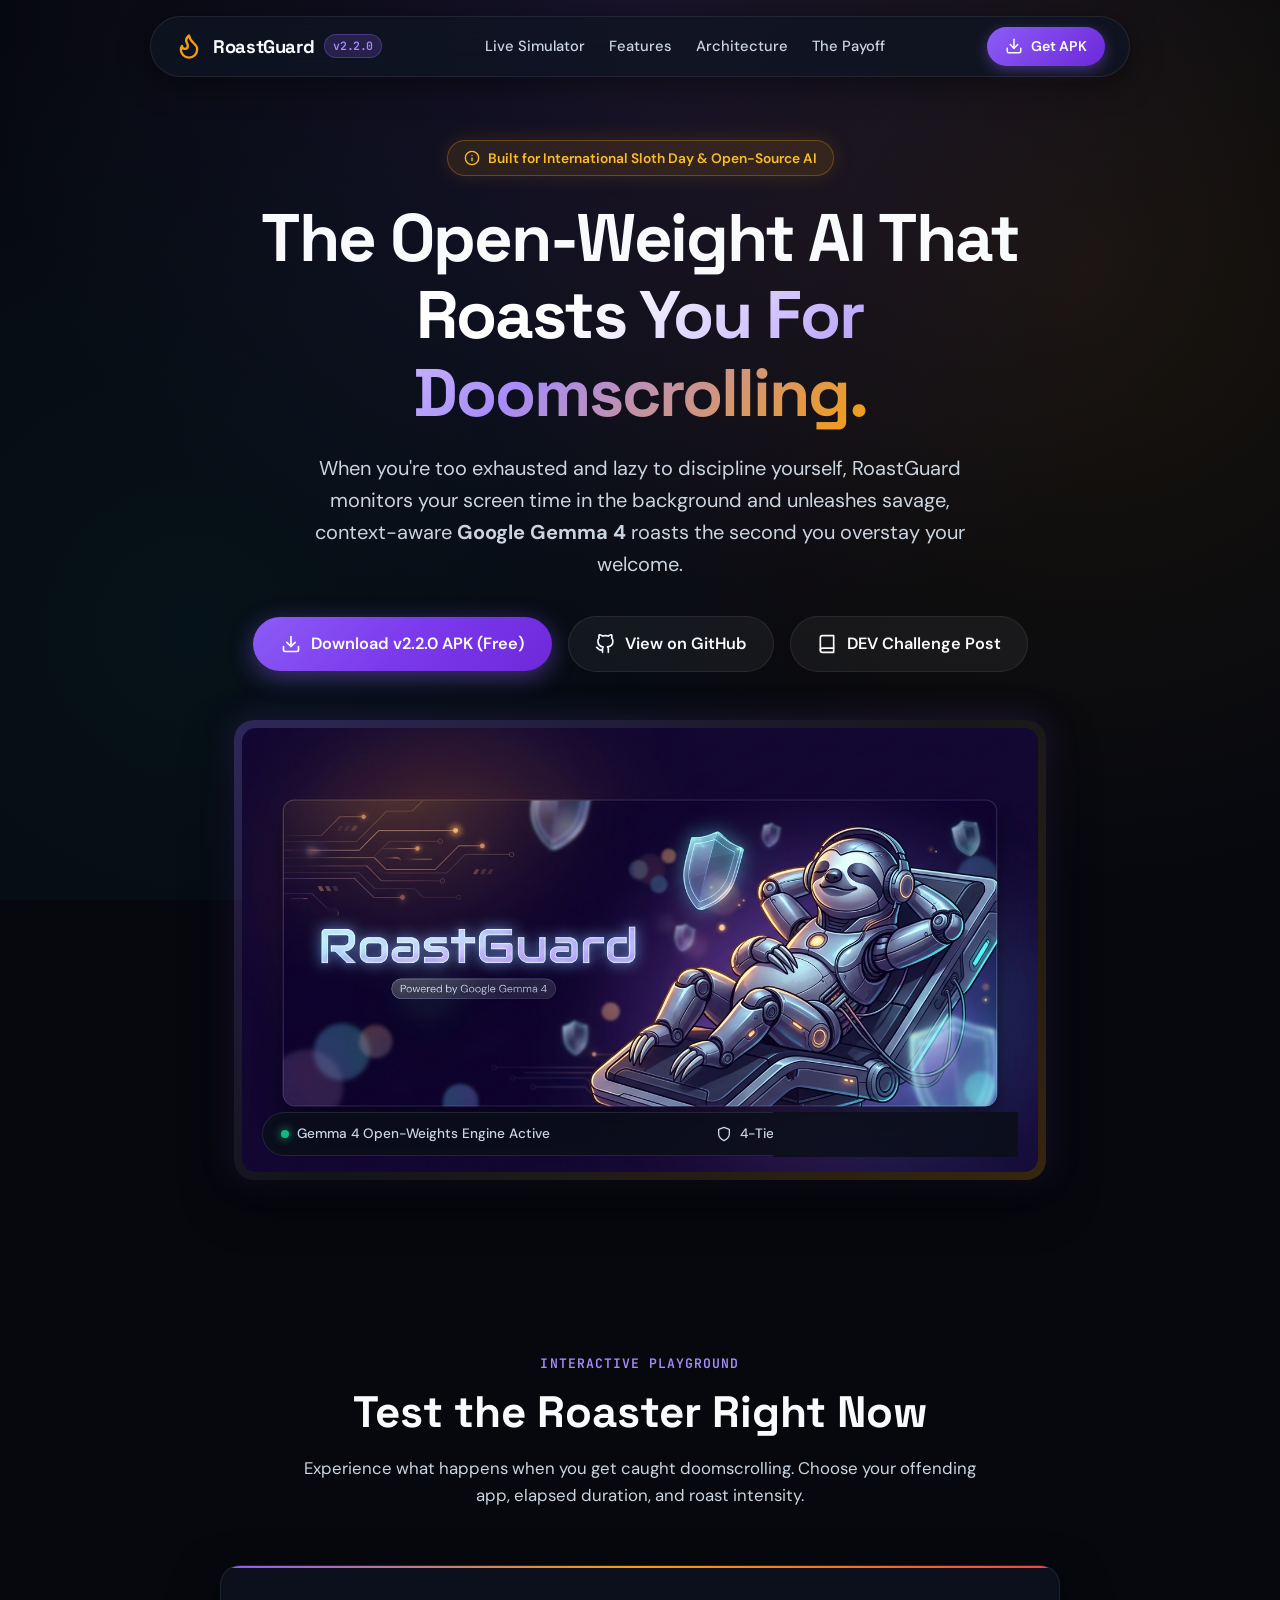
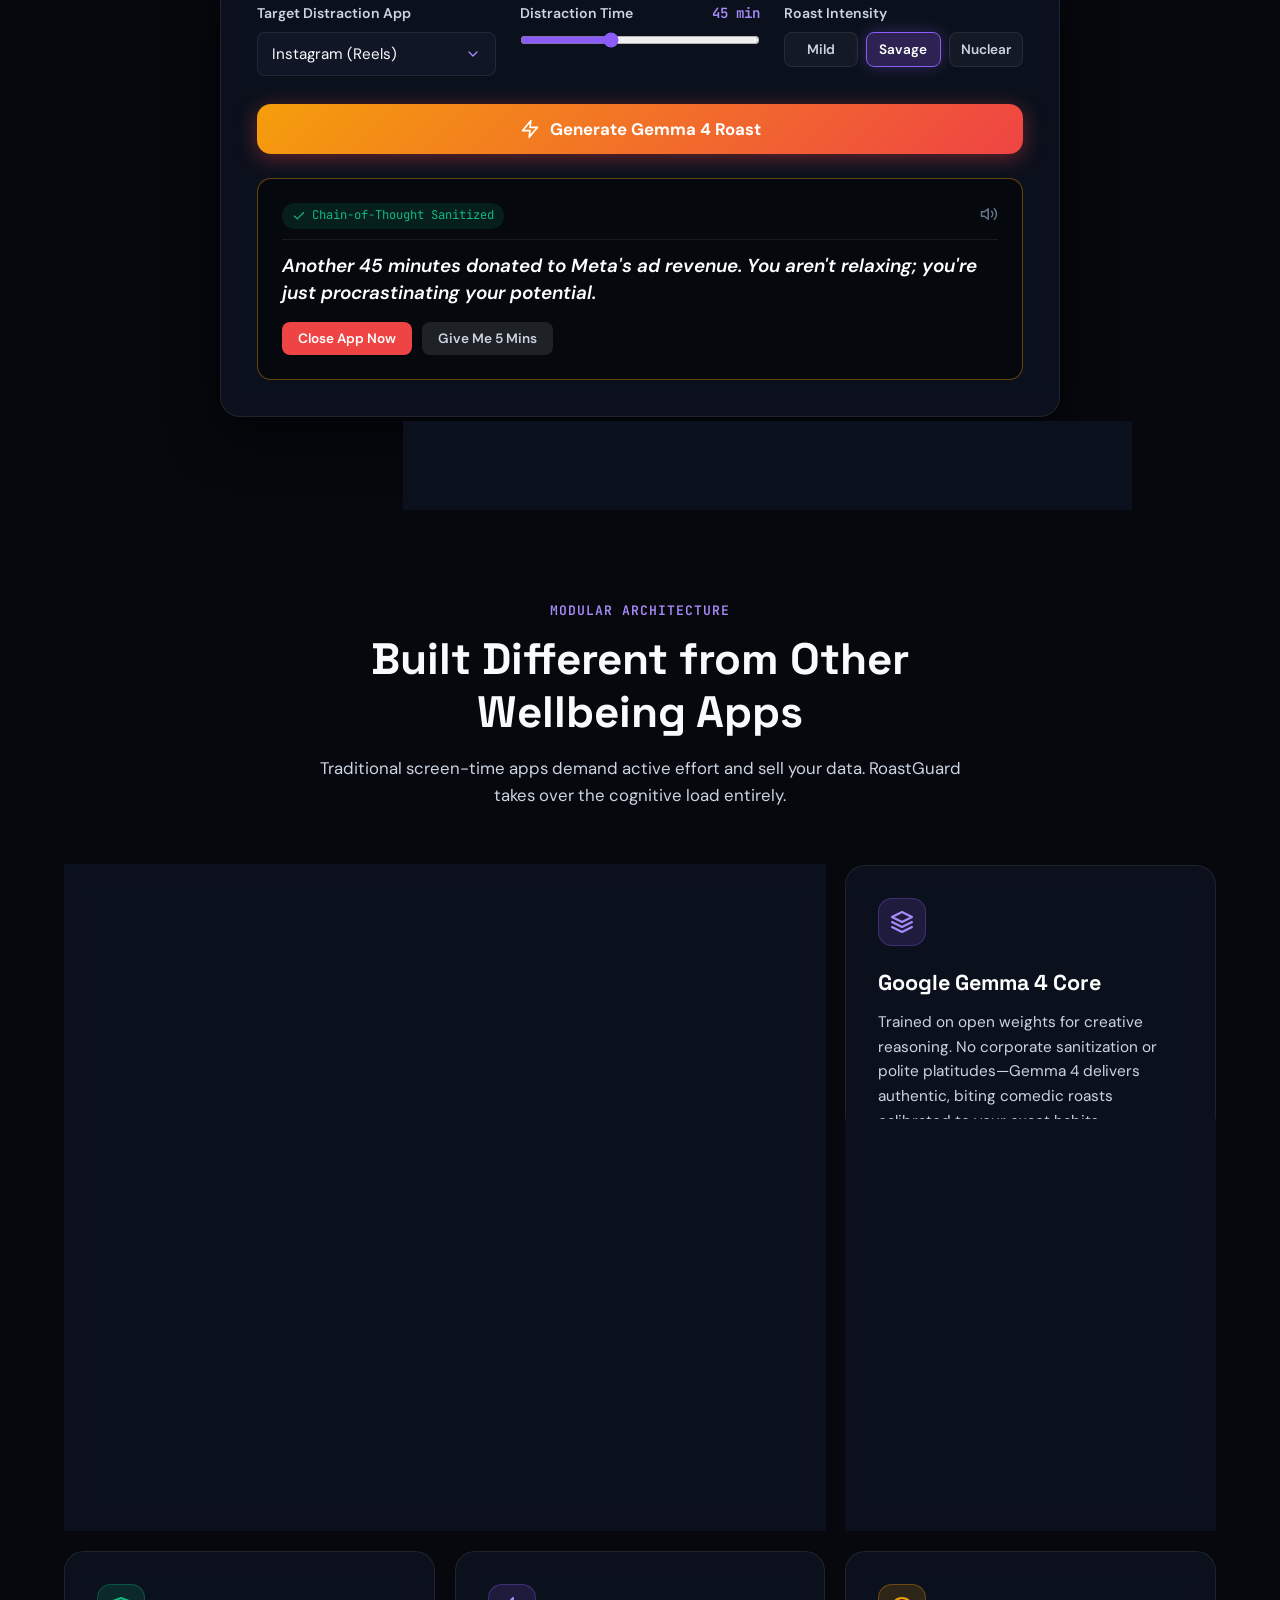
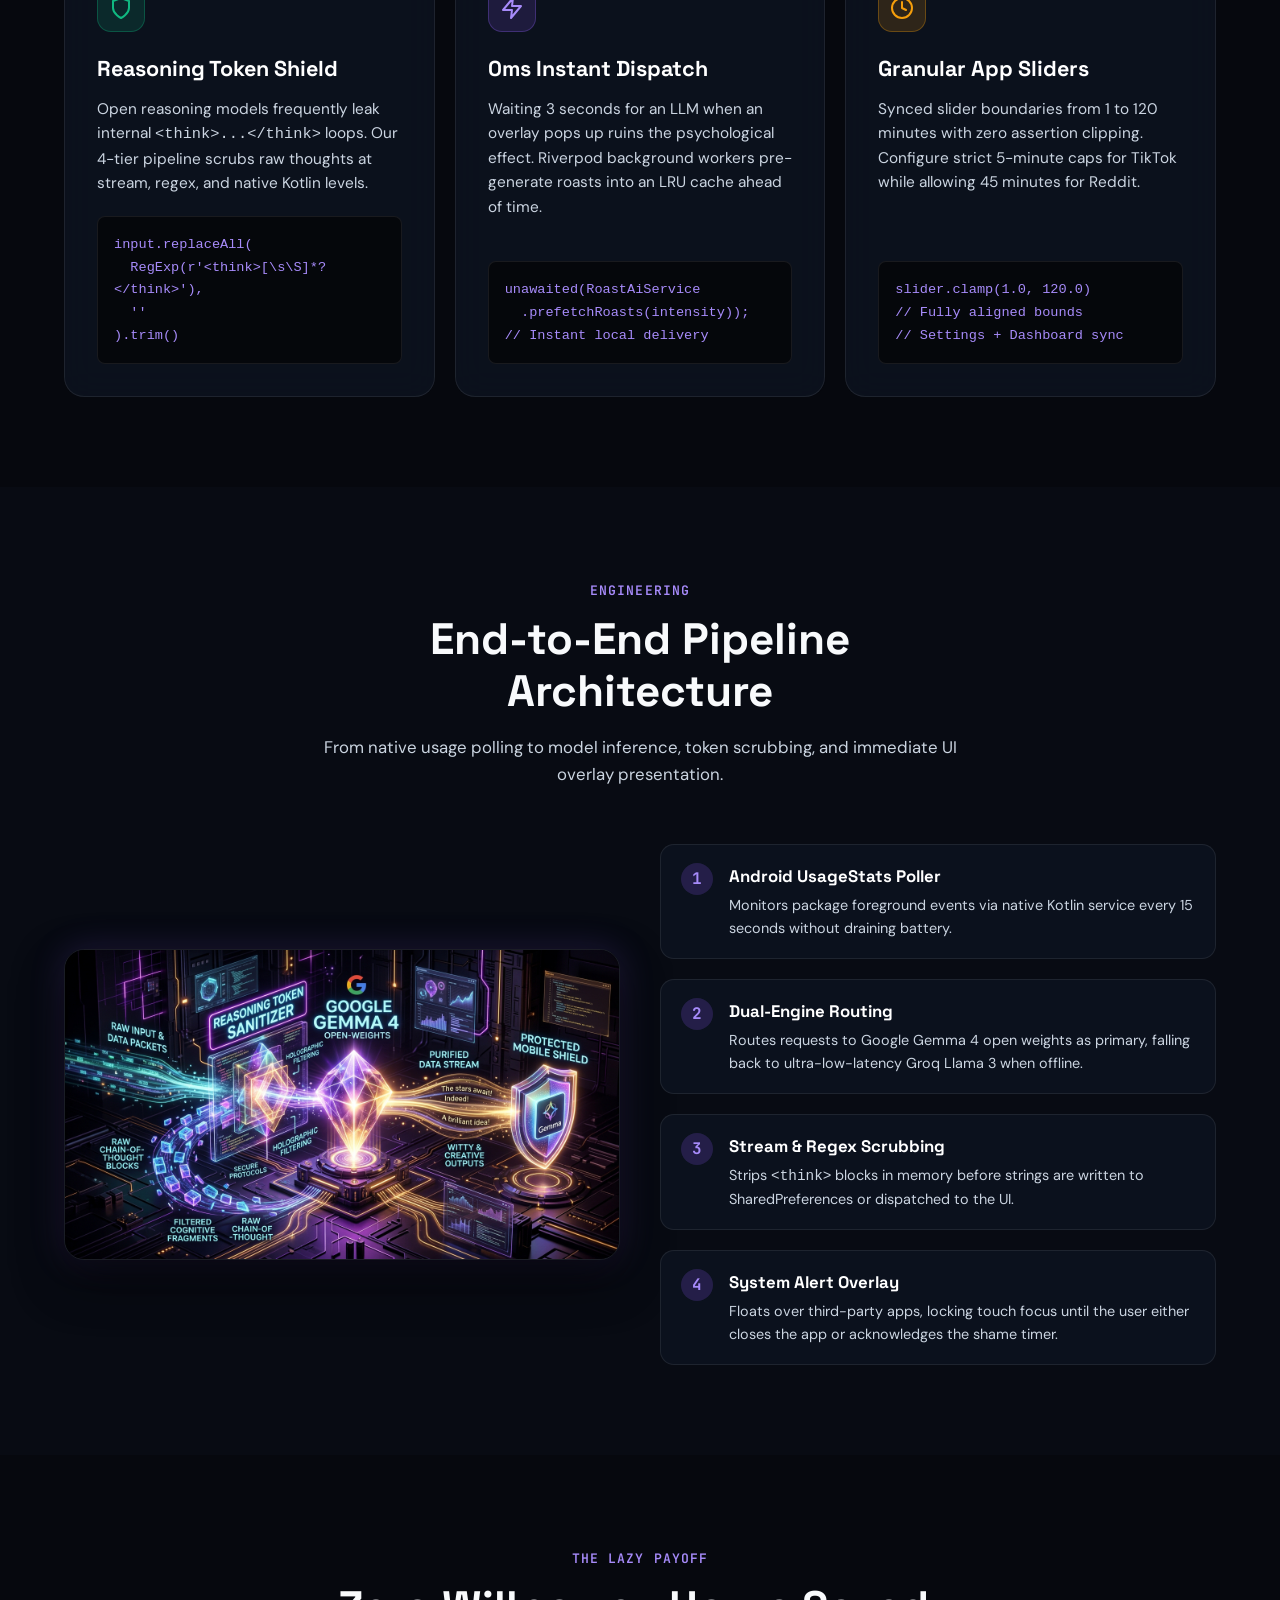
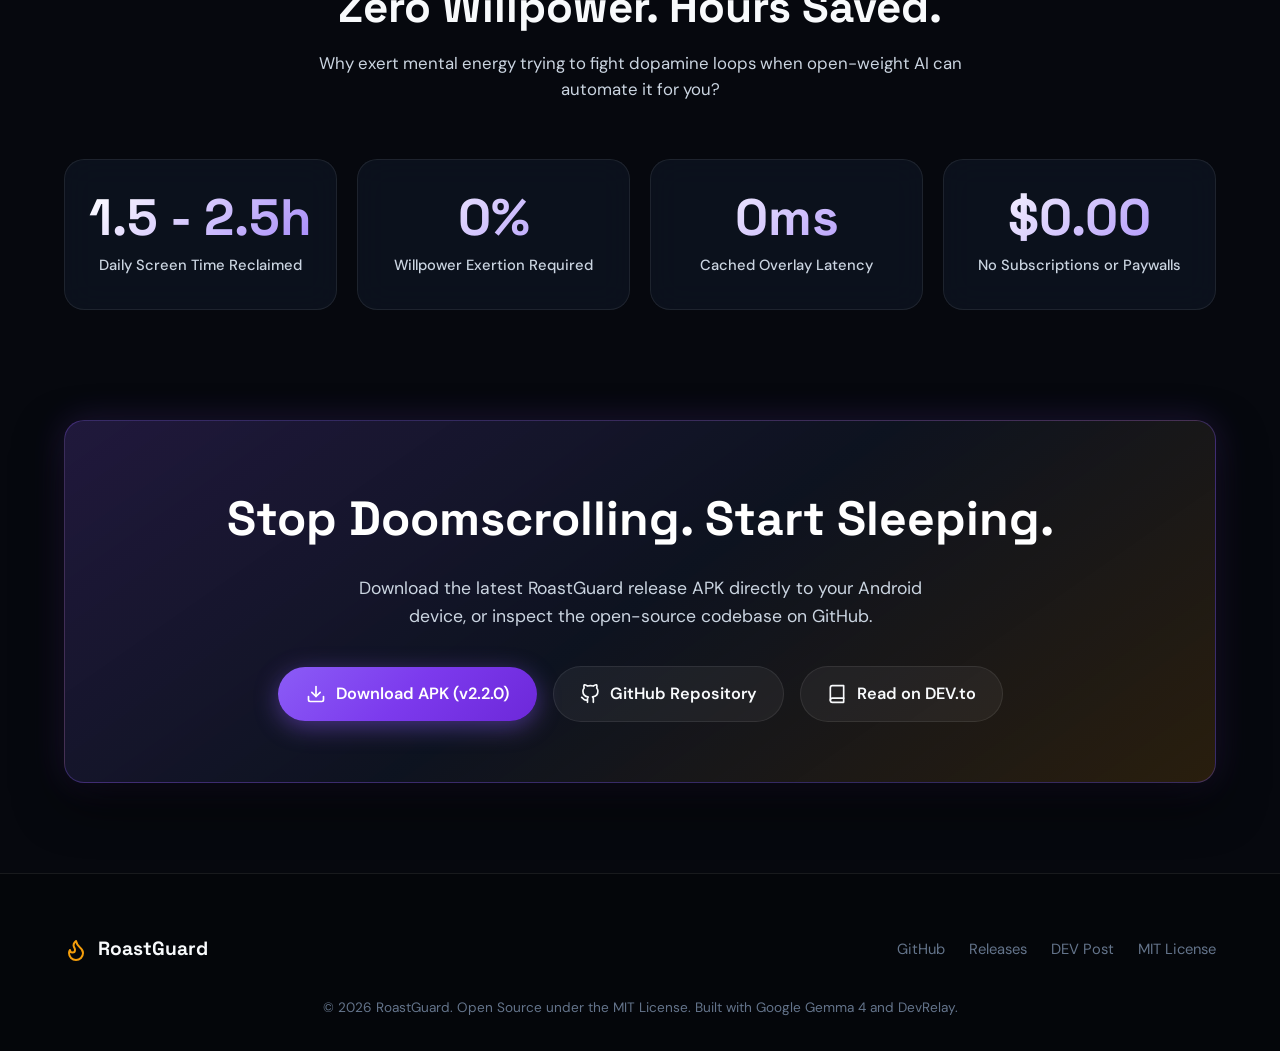
<file: website/index.html>
<!DOCTYPE html>
<html lang="en">
<head>
  <meta charset="UTF-8">
  <meta name="viewport" content="width=device-width, initial-scale=1.0">
  <title>RoastGuard v2.2.0 — The Open-Weight AI That Roasts You For Doomscrolling</title>
  <meta name="description" content="Automate your digital self-discipline with Google Gemma 4. When you're too lazy to stop scrolling, RoastGuard intercepts your screen with savage context-aware roasts.">
  <meta name="keywords" content="RoastGuard, Doom Roast, Google Gemma 4, Open-Weight AI, Digital Wellbeing, Screen Time, Anti Doomscrolling, Flutter, Android Overlay">
  
  <!-- OpenGraph -->
  <meta property="og:title" content="RoastGuard v2.2.0 — Open-Weight AI Anti-Doomscrolling Shield">
  <meta property="og:description" content="Automating self-discipline with Google Gemma 4 when you're too lazy to stop doomscrolling.">
  <meta property="og:image" content="assets/images/roastguard_cover_banner.jpg">
  <meta property="og:type" content="website">

  <!-- Favicon -->
  <link rel="icon" type="image/svg+xml" href="data:image/svg+xml,<svg xmlns='http://www.w3.org/2000/svg' viewBox='0 0 24 24' fill='%23F59E0B'><path d='M12 2c1.1 0 2 .9 2 2 0 .74-.4 1.38-1 1.72v1.43c2.72.63 4.8 2.84 5.37 5.67.14.71-.34 1.38-1.05 1.52-.71.14-1.38-.34-1.52-1.05-.41-2.02-1.89-3.6-3.8-4.05v11.76c.6-.34 1-.98 1-1.72 0-1.1-.9-2-2-2s-2 .9-2 2c0 .74.4 1.38 1 1.72V7.29C8.09 7.74 6.61 9.32 6.2 11.34c-.14.71-.81 1.19-1.52 1.05-.71-.14-1.19-.81-1.05-1.52.57-2.83 2.65-5.04 5.37-5.67V5.72C8.4 5.38 8 4.74 8 4c0-1.1.9-2 2-2h2z'/></svg>">

  <link rel="stylesheet" href="index.css">
</head>
<body>

  <!-- Floating Navigation Bar -->
  <div class="navbar-wrapper">
    <nav class="navbar" aria-label="Main Navigation">
      <a href="#" class="nav-brand" aria-label="RoastGuard Home">
        <svg class="nav-logo-icon" viewBox="0 0 24 24" fill="none" stroke="currentColor" stroke-width="2" stroke-linecap="round" stroke-linejoin="round">
          <path d="M8.5 14.5A2.5 2.5 0 0 0 11 12c0-1.38-.5-2-1-3-1.072-2.143-.224-4.054 2-6 .5 2.5 2 4.9 4 6.5 2 1.6 3 3.5 3 5.5a7 7 0 1 1-14 0c0-1.153.433-2.294 1-3a2.5 2.5 0 0 0 2.5 2.5z"/>
        </svg>
        <span>RoastGuard</span>
        <span class="version-badge">v2.2.0</span>
      </a>

      <ul class="nav-links">
        <li><a href="#simulator" class="nav-link">Live Simulator</a></li>
        <li><a href="#features" class="nav-link">Features</a></li>
        <li><a href="#architecture" class="nav-link">Architecture</a></li>
        <li><a href="#metrics" class="nav-link">The Payoff</a></li>
      </ul>

      <div class="nav-actions">
        <a href="https://github.com/YadneshTeli/roast_guard/releases/download/v2.2.0/app-release.apk" class="btn-apk-nav" download>
          <svg width="18" height="18" viewBox="0 0 24 24" fill="none" stroke="currentColor" stroke-width="2" stroke-linecap="round" stroke-linejoin="round">
            <path d="M21 15v4a2 2 0 0 1-2 2H5a2 2 0 0 1-2-2v-4"/>
            <polyline points="7 10 12 15 17 10"/>
            <line x1="12" y1="15" x2="12" y2="3"/>
          </svg>
          <span>Get APK</span>
        </a>
      </div>
    </nav>
  </div>

  <!-- Hero Section -->
  <header class="hero-section">
    <div class="container hero-content">
      <div class="hero-pill">
        <svg width="16" height="16" viewBox="0 0 24 24" fill="none" stroke="currentColor" stroke-width="2" stroke-linecap="round" stroke-linejoin="round">
          <circle cx="12" cy="12" r="10"/>
          <line x1="12" y1="16" x2="12" y2="12"/>
          <line x1="12" y1="8" x2="12.01" y2="8"/>
        </svg>
        <span>Built for International Sloth Day & Open-Source AI</span>
      </div>

      <h1 class="hero-title">
        The Open-Weight AI That <br>
        <span class="gradient-text">Roasts You For Doomscrolling.</span>
      </h1>

      <p class="hero-subtitle">
        When you're too exhausted and lazy to discipline yourself, RoastGuard monitors your screen time in the background and unleashes savage, context-aware <strong>Google Gemma 4</strong> roasts the second you overstay your welcome.
      </p>

      <div class="hero-buttons">
        <a href="https://github.com/YadneshTeli/roast_guard/releases/download/v2.2.0/app-release.apk" class="btn-primary" download>
          <svg width="20" height="20" viewBox="0 0 24 24" fill="none" stroke="currentColor" stroke-width="2" stroke-linecap="round" stroke-linejoin="round">
            <path d="M21 15v4a2 2 0 0 1-2 2H5a2 2 0 0 1-2-2v-4"/>
            <polyline points="7 10 12 15 17 10"/>
            <line x1="12" y1="15" x2="12" y2="3"/>
          </svg>
          <span>Download v2.2.0 APK (Free)</span>
        </a>

        <a href="https://github.com/YadneshTeli/roast_guard" target="_blank" rel="noopener noreferrer" class="btn-secondary">
          <svg width="20" height="20" viewBox="0 0 24 24" fill="none" stroke="currentColor" stroke-width="2" stroke-linecap="round" stroke-linejoin="round">
            <path d="M9 19c-5 1.5-5-2.5-7-3m14 6v-3.87a3.37 3.37 0 0 0-.94-2.61c3.14-.35 6.44-1.54 6.44-7A5.44 5.44 0 0 0 20 4.77 5.07 5.07 0 0 0 19.91 1S18.73.65 16 2.48a13.38 13.38 0 0 0-7 0C6.27.65 5.09 1 5.09 1A5.07 5.07 0 0 0 5 4.77a5.44 5.44 0 0 0-1.5 3.78c0 5.42 3.3 6.61 6.44 7A3.37 3.37 0 0 0 9 18.13V22"/>
          </svg>
          <span>View on GitHub</span>
        </a>

        <a href="https://dev.to/yadneshteli/roastguard-v220-automating-self-discipline-with-google-gemma-4-when-youre-too-lazy-to-stop-7b2" target="_blank" rel="noopener noreferrer" class="btn-secondary">
          <svg width="20" height="20" viewBox="0 0 24 24" fill="none" stroke="currentColor" stroke-width="2" stroke-linecap="round" stroke-linejoin="round">
            <path d="M4 19.5A2.5 2.5 0 0 1 6.5 17H20"/>
            <path d="M6.5 2H20v20H6.5A2.5 2.5 0 0 1 4 19.5v-15A2.5 2.5 0 0 1 6.5 2z"/>
          </svg>
          <span>DEV Challenge Post</span>
        </a>
      </div>

      <!-- Hero Visual Banner Card -->
      <div class="hero-card-container">
        <div class="hero-card-inner">
          <img src="assets/images/roastguard_cover_banner.jpg" alt="RoastGuard with Google Gemma 4 and Cybernetic Sloth Mascot" class="hero-banner-img" width="1040" height="437">
          <div class="hero-card-status-bar">
            <div class="status-indicator">
              <span class="pulse-dot"></span>
              <span>Gemma 4 Open-Weights Engine Active</span>
            </div>
            <div class="status-indicator">
              <svg width="16" height="16" viewBox="0 0 24 24" fill="none" stroke="currentColor" stroke-width="2" stroke-linecap="round" stroke-linejoin="round">
                <path d="M12 22s8-4 8-10V5l-8-3-8 3v7c0 6 8 10 8 10z"/>
              </svg>
              <span>4-Tier Reasoning Leak Sanitizer Enabled</span>
            </div>
          </div>
        </div>
      </div>
    </div>
  </header>

  <!-- Live Interactive Simulator Section -->
  <section id="simulator" class="section">
    <div class="container">
      <div class="section-header">
        <span class="section-tag">Interactive Playground</span>
        <h2 class="section-title">Test the Roaster Right Now</h2>
        <p class="section-desc">Experience what happens when you get caught doomscrolling. Choose your offending app, elapsed duration, and roast intensity.</p>
      </div>

      <div class="simulator-wrapper">
        <div class="sim-controls-grid">
          <div class="sim-control-group">
            <label for="simApp" class="sim-label">Target Distraction App</label>
            <select id="simApp" class="sim-select">
              <option value="instagram">Instagram (Reels)</option>
              <option value="tiktok">TikTok (Infinite Scroll)</option>
              <option value="youtube">YouTube (Shorts)</option>
              <option value="reddit">Reddit (Comment Threads)</option>
              <option value="twitter">Twitter / X (Rage-Bait)</option>
            </select>
          </div>

          <div class="sim-control-group">
            <div class="sim-label">
              <span>Distraction Time</span>
              <span id="simThresholdVal" style="color: var(--accent-violet-light); font-family: var(--font-mono);">45 min</span>
            </div>
            <input type="range" id="simThreshold" class="sim-slider" min="1" max="120" value="45">
          </div>

          <div class="sim-control-group">
            <label class="sim-label">Roast Intensity</label>
            <div class="sim-intensity-buttons">
              <button type="button" class="btn-intensity" data-level="mild">Mild</button>
              <button type="button" class="btn-intensity active" data-level="savage">Savage</button>
              <button type="button" class="btn-intensity" data-level="nuclear">Nuclear</button>
            </div>
          </div>
        </div>

        <button type="button" id="triggerRoastBtn" class="btn-trigger-roast">
          <svg width="20" height="20" viewBox="0 0 24 24" fill="none" stroke="currentColor" stroke-width="2" stroke-linecap="round" stroke-linejoin="round">
            <polygon points="13 2 3 14 12 14 11 22 21 10 12 10 13 2"/>
          </svg>
          <span>Generate Gemma 4 Roast</span>
        </button>

        <div class="sim-preview-box">
          <div class="sim-preview-header">
            <div class="sim-badge-sanitized">
              <svg width="14" height="14" viewBox="0 0 24 24" fill="none" stroke="currentColor" stroke-width="2" stroke-linecap="round" stroke-linejoin="round">
                <polyline points="20 6 9 17 4 12"/>
              </svg>
              <span>Chain-of-Thought Sanitized</span>
            </div>
            <button type="button" id="soundToggle" style="color: var(--text-muted); cursor: pointer;" title="Toggle Alert Sound" aria-label="Toggle Sound">
              <svg width="18" height="18" viewBox="0 0 24 24" fill="none" stroke="currentColor" stroke-width="2" stroke-linecap="round" stroke-linejoin="round">
                <polygon points="11 5 6 9 2 9 2 15 6 15 11 19 11 5"/>
                <path d="M19.07 4.93a10 10 0 0 1 0 14.14M15.54 8.46a5 5 0 0 1 0 7.07"/>
              </svg>
            </button>
          </div>
          <p id="simRoastOutput" class="sim-roast-text">Generating response...</p>
          <div class="sim-overlay-actions">
            <button type="button" class="sim-btn-overlay sim-btn-close">Close App Now</button>
            <button type="button" class="sim-btn-overlay sim-btn-dismiss">Give Me 5 Mins</button>
          </div>
        </div>
      </div>
    </div>
  </section>

  <!-- Bento Grid Core Features -->
  <section id="features" class="section">
    <div class="container">
      <div class="section-header">
        <span class="section-tag">Modular Architecture</span>
        <h2 class="section-title">Built Different from Other Wellbeing Apps</h2>
        <p class="section-desc">Traditional screen-time apps demand active effort and sell your data. RoastGuard takes over the cognitive load entirely.</p>
      </div>

      <div class="bento-grid">
        <!-- Card 1: Full-screen Overlay Interception (Span 8) -->
        <div class="bento-card bento-col-8">
          <div>
            <div class="bento-icon-box amber">
              <svg width="24" height="24" viewBox="0 0 24 24" fill="none" stroke="currentColor" stroke-width="2" stroke-linecap="round" stroke-linejoin="round">
                <rect x="5" y="2" width="14" height="20" rx="2" ry="2"/>
                <line x1="12" y1="18" x2="12.01" y2="18"/>
              </svg>
            </div>
            <h3 class="bento-card-title">Native Floating Overlay Interception</h3>
            <p class="bento-card-desc">
              Runs as a background foreground service using Android's native <code>SYSTEM_ALERT_WINDOW</code>. When your time limit is crossed, it renders directly over the offending app with a compulsory reality check.
            </p>
          </div>
          <div class="bento-img-frame">
            <img src="assets/images/roast_overlay_demo.jpg" alt="RoastGuard Floating Overlay Intercepting TikTok" loading="lazy">
          </div>
        </div>

        <!-- Card 2: Google Gemma 4 Open Weights (Span 4) -->
        <div class="bento-card bento-col-4">
          <div>
            <div class="bento-icon-box">
              <svg width="24" height="24" viewBox="0 0 24 24" fill="none" stroke="currentColor" stroke-width="2" stroke-linecap="round" stroke-linejoin="round">
                <polygon points="12 2 2 7 12 12 22 7 12 2"/>
                <polyline points="2 17 12 22 22 17"/>
                <polyline points="2 12 12 17 22 12"/>
              </svg>
            </div>
            <h3 class="bento-card-title">Google Gemma 4 Core</h3>
            <p class="bento-card-desc">
              Trained on open weights for creative reasoning. No corporate sanitization or polite platitudes—Gemma 4 delivers authentic, biting comedic roasts calibrated to your exact habits.
            </p>
          </div>
          <div class="code-preview">
            <code>gemma-4-26b-a4b-it<br>• Temperature: 0.85<br>• Brevity Enforced: &lt; 25w<br>• Zero Cloud Tolls</code>
          </div>
        </div>

        <!-- Card 3: 4-Layer Reasoning Token Sanitizer (Span 4) -->
        <div class="bento-card bento-col-4">
          <div>
            <div class="bento-icon-box emerald">
              <svg width="24" height="24" viewBox="0 0 24 24" fill="none" stroke="currentColor" stroke-width="2" stroke-linecap="round" stroke-linejoin="round">
                <path d="M12 22s8-4 8-10V5l-8-3-8 3v7c0 6 8 10 8 10z"/>
              </svg>
            </div>
            <h3 class="bento-card-title">Reasoning Token Shield</h3>
            <p class="bento-card-desc">
              Open reasoning models frequently leak internal <code>&lt;think&gt;...&lt;/think&gt;</code> loops. Our 4-tier pipeline scrubs raw thoughts at stream, regex, and native Kotlin levels.
            </p>
          </div>
          <div class="code-preview">
            <code>input.replaceAll(<br>&nbsp;&nbsp;RegExp(r'&lt;think&gt;[\s\S]*?&lt;/think&gt;'),<br>&nbsp;&nbsp;''<br>).trim()</code>
          </div>
        </div>

        <!-- Card 4: Background Prefetch Engine (Span 4) -->
        <div class="bento-card bento-col-4">
          <div>
            <div class="bento-icon-box">
              <svg width="24" height="24" viewBox="0 0 24 24" fill="none" stroke="currentColor" stroke-width="2" stroke-linecap="round" stroke-linejoin="round">
                <polygon points="13 2 3 14 12 14 11 22 21 10 12 10 13 2"/>
              </svg>
            </div>
            <h3 class="bento-card-title">0ms Instant Dispatch</h3>
            <p class="bento-card-desc">
              Waiting 3 seconds for an LLM when an overlay pops up ruins the psychological effect. Riverpod background workers pre-generate roasts into an LRU cache ahead of time.
            </p>
          </div>
          <div class="code-preview">
            <code>unawaited(RoastAiService<br>&nbsp;&nbsp;.prefetchRoasts(intensity));<br>// Instant local delivery</code>
          </div>
        </div>

        <!-- Card 5: 1 to 120-Minute Granular Control (Span 4) -->
        <div class="bento-card bento-col-4">
          <div>
            <div class="bento-icon-box amber">
              <svg width="24" height="24" viewBox="0 0 24 24" fill="none" stroke="currentColor" stroke-width="2" stroke-linecap="round" stroke-linejoin="round">
                <circle cx="12" cy="12" r="10"/>
                <polyline points="12 6 12 12 16 14"/>
              </svg>
            </div>
            <h3 class="bento-card-title">Granular App Sliders</h3>
            <p class="bento-card-desc">
              Synced slider boundaries from 1 to 120 minutes with zero assertion clipping. Configure strict 5-minute caps for TikTok while allowing 45 minutes for Reddit.
            </p>
          </div>
          <div class="code-preview">
            <code>slider.clamp(1.0, 120.0)<br>// Fully aligned bounds<br>// Settings + Dashboard sync</code>
          </div>
        </div>
      </div>
    </div>
  </section>

  <!-- Architecture Deep Dive Section -->
  <section id="architecture" class="section" style="background: rgba(11, 15, 25, 0.5);">
    <div class="container">
      <div class="section-header">
        <span class="section-tag">Engineering</span>
        <h2 class="section-title">End-to-End Pipeline Architecture</h2>
        <p class="section-desc">From native usage polling to model inference, token scrubbing, and immediate UI overlay presentation.</p>
      </div>

      <div class="arch-layout">
        <div class="arch-visual-container">
          <img src="assets/images/gemma_pipeline_visual.jpg" alt="Google Gemma 4 AI Reasoning and Sanitizer Pipeline Infographic" loading="lazy">
        </div>

        <div class="arch-steps-list">
          <div class="arch-step-item">
            <div class="arch-step-number">1</div>
            <div class="arch-step-content">
              <h4>Android UsageStats Poller</h4>
              <p>Monitors package foreground events via native Kotlin service every 15 seconds without draining battery.</p>
            </div>
          </div>

          <div class="arch-step-item">
            <div class="arch-step-number">2</div>
            <div class="arch-step-content">
              <h4>Dual-Engine Routing</h4>
              <p>Routes requests to Google Gemma 4 open weights as primary, falling back to ultra-low-latency Groq Llama 3 when offline.</p>
            </div>
          </div>

          <div class="arch-step-item">
            <div class="arch-step-number">3</div>
            <div class="arch-step-content">
              <h4>Stream & Regex Scrubbing</h4>
              <p>Strips <code>&lt;think&gt;</code> blocks in memory before strings are written to SharedPreferences or dispatched to the UI.</p>
            </div>
          </div>

          <div class="arch-step-item">
            <div class="arch-step-number">4</div>
            <div class="arch-step-content">
              <h4>System Alert Overlay</h4>
              <p>Floats over third-party apps, locking touch focus until the user either closes the app or acknowledges the shame timer.</p>
            </div>
          </div>
        </div>
      </div>
    </div>
  </section>

  <!-- Quantifiable Metrics Section -->
  <section id="metrics" class="section">
    <div class="container">
      <div class="section-header">
        <span class="section-tag">The Lazy Payoff</span>
        <h2 class="section-title">Zero Willpower. Hours Saved.</h2>
        <p class="section-desc">Why exert mental energy trying to fight dopamine loops when open-weight AI can automate it for you?</p>
      </div>

      <div class="metrics-grid">
        <div class="metric-card">
          <div class="metric-value">1.5 - 2.5h</div>
          <div class="metric-label">Daily Screen Time Reclaimed</div>
        </div>
        <div class="metric-card">
          <div class="metric-value">0%</div>
          <div class="metric-label">Willpower Exertion Required</div>
        </div>
        <div class="metric-card">
          <div class="metric-value">0ms</div>
          <div class="metric-label">Cached Overlay Latency</div>
        </div>
        <div class="metric-card">
          <div class="metric-value">$0.00</div>
          <div class="metric-label">No Subscriptions or Paywalls</div>
        </div>
      </div>
    </div>
  </section>

  <!-- Download & Action Banner Section -->
  <section class="section" style="padding-top: 20px;">
    <div class="container">
      <div class="cta-banner">
        <h2 class="cta-title">Stop Doomscrolling. Start Sleeping.</h2>
        <p class="cta-desc">
          Download the latest RoastGuard release APK directly to your Android device, or inspect the open-source codebase on GitHub.
        </p>

        <div class="cta-btn-group">
          <a href="https://github.com/YadneshTeli/roast_guard/releases/download/v2.2.0/app-release.apk" class="btn-primary" download>
            <svg width="20" height="20" viewBox="0 0 24 24" fill="none" stroke="currentColor" stroke-width="2" stroke-linecap="round" stroke-linejoin="round">
              <path d="M21 15v4a2 2 0 0 1-2 2H5a2 2 0 0 1-2-2v-4"/>
              <polyline points="7 10 12 15 17 10"/>
              <line x1="12" y1="15" x2="12" y2="3"/>
            </svg>
            <span>Download APK (v2.2.0)</span>
          </a>

          <a href="https://github.com/YadneshTeli/roast_guard" target="_blank" rel="noopener noreferrer" class="btn-secondary">
            <svg width="20" height="20" viewBox="0 0 24 24" fill="none" stroke="currentColor" stroke-width="2" stroke-linecap="round" stroke-linejoin="round">
              <path d="M9 19c-5 1.5-5-2.5-7-3m14 6v-3.87a3.37 3.37 0 0 0-.94-2.61c3.14-.35 6.44-1.54 6.44-7A5.44 5.44 0 0 0 20 4.77 5.07 5.07 0 0 0 19.91 1S18.73.65 16 2.48a13.38 13.38 0 0 0-7 0C6.27.65 5.09 1 5.09 1A5.07 5.07 0 0 0 5 4.77a5.44 5.44 0 0 0-1.5 3.78c0 5.42 3.3 6.61 6.44 7A3.37 3.37 0 0 0 9 18.13V22"/>
            </svg>
            <span>GitHub Repository</span>
          </a>

          <a href="https://dev.to/yadneshteli/roastguard-v220-automating-self-discipline-with-google-gemma-4-when-youre-too-lazy-to-stop-7b2" target="_blank" rel="noopener noreferrer" class="btn-secondary">
            <svg width="20" height="20" viewBox="0 0 24 24" fill="none" stroke="currentColor" stroke-width="2" stroke-linecap="round" stroke-linejoin="round">
              <path d="M4 19.5A2.5 2.5 0 0 1 6.5 17H20"/>
              <path d="M6.5 2H20v20H6.5A2.5 2.5 0 0 1 4 19.5v-15A2.5 2.5 0 0 1 6.5 2z"/>
            </svg>
            <span>Read on DEV.to</span>
          </a>
        </div>
      </div>
    </div>
  </section>

  <!-- Footer -->
  <footer class="footer">
    <div class="container">
      <div class="footer-top">
        <div class="footer-brand">
          <svg width="24" height="24" viewBox="0 0 24 24" fill="none" stroke="var(--accent-amber)" stroke-width="2" stroke-linecap="round" stroke-linejoin="round">
            <path d="M8.5 14.5A2.5 2.5 0 0 0 11 12c0-1.38-.5-2-1-3-1.072-2.143-.224-4.054 2-6 .5 2.5 2 4.9 4 6.5 2 1.6 3 3.5 3 5.5a7 7 0 1 1-14 0c0-1.153.433-2.294 1-3a2.5 2.5 0 0 0 2.5 2.5z"/>
          </svg>
          <span>RoastGuard</span>
        </div>

        <div class="footer-links">
          <a href="https://github.com/YadneshTeli/roast_guard" class="footer-link" target="_blank" rel="noopener noreferrer">GitHub</a>
          <a href="https://github.com/YadneshTeli/roast_guard/releases/tag/v2.2.0" class="footer-link" target="_blank" rel="noopener noreferrer">Releases</a>
          <a href="https://dev.to/yadneshteli/roastguard-v220-automating-self-discipline-with-google-gemma-4-when-youre-too-lazy-to-stop-7b2" class="footer-link" target="_blank" rel="noopener noreferrer">DEV Post</a>
          <a href="https://github.com/YadneshTeli/roast_guard/blob/main/LICENSE" class="footer-link" target="_blank" rel="noopener noreferrer">MIT License</a>
        </div>
      </div>

      <div class="footer-bottom">
        <p>&copy; 2026 RoastGuard. Open Source under the MIT License. Built with Google Gemma 4 and DevRelay.</p>
      </div>
    </div>
  </footer>

  <script src="app.js"></script>
</body>
</html>
</file>
<file: website/index.css>
/* ==========================================================================
   RoastGuard — UI/UX Pro Max Design System
   Style: Dark Mode Cyberpunk / OLED Clean Glassmorphism
   Typography: Space Grotesk (Display/Headings) + DM Sans (Body)
   ========================================================================== */

@import url('https://fonts.googleapis.com/css2?family=DM+Sans:ital,opsz,wght@0,9..40,400;0,9..40,500;0,9..40,600;0,9..40,700;1,9..40,400&family=Space+Grotesk:wght@500;600;700&family=JetBrains+Mono:wght@400;500;600&display=swap');

:root {
  /* Colors */
  --bg-canvas: #06080E;
  --bg-surface: #0B0F19;
  --bg-card: rgba(15, 21, 35, 0.72);
  --bg-card-hover: rgba(23, 31, 52, 0.85);
  --bg-card-solid: #101625;
  
  --border-subtle: rgba(255, 255, 255, 0.08);
  --border-hover: rgba(139, 92, 246, 0.4);
  --border-amber: rgba(245, 158, 11, 0.4);
  
  --accent-violet: #8B5CF6;
  --accent-violet-glow: rgba(139, 92, 246, 0.25);
  --accent-violet-light: #A78BFA;
  
  --accent-amber: #F59E0B;
  --accent-amber-glow: rgba(245, 158, 11, 0.25);
  
  --accent-flame: #EF4444;
  --accent-flame-glow: rgba(239, 68, 68, 0.25);
  
  --accent-emerald: #10B981;
  --accent-cyan: #06B6D4;
  
  --text-main: #F8FAFC;
  --text-secondary: #CBD5E1;
  --text-muted: #64748B;
  
  /* Typography */
  --font-heading: 'Space Grotesk', -apple-system, BlinkMacSystemFont, sans-serif;
  --font-body: 'DM Sans', -apple-system, BlinkMacSystemFont, sans-serif;
  --font-mono: 'JetBrains Mono', monospace;
  
  /* Elevation & Shadows */
  --shadow-sm: 0 2px 8px rgba(0, 0, 0, 0.3);
  --shadow-md: 0 8px 24px rgba(0, 0, 0, 0.45);
  --shadow-lg: 0 20px 48px rgba(0, 0, 0, 0.6);
  --shadow-glow-violet: 0 0 35px rgba(139, 92, 246, 0.2);
  --shadow-glow-amber: 0 0 35px rgba(245, 158, 11, 0.2);
  
  /* Radii */
  --radius-sm: 8px;
  --radius-md: 14px;
  --radius-lg: 20px;
  --radius-pill: 9999px;
  
  /* Transitions */
  --transition-fast: 150ms cubic-bezier(0.4, 0, 0.2, 1);
  --transition-normal: 250ms cubic-bezier(0.4, 0, 0.2, 1);
  --transition-bounce: 350ms cubic-bezier(0.34, 1.56, 0.64, 1);
}

/* ==========================================================================
   Base & Reset
   ========================================================================== */

*, *::before, *::after {
  box-sizing: border-box;
  margin: 0;
  padding: 0;
}

html {
  scroll-behavior: smooth;
  color-scheme: dark;
}

body {
  font-family: var(--font-body);
  background-color: var(--bg-canvas);
  color: var(--text-main);
  line-height: 1.6;
  overflow-x: hidden;
  background-image: 
    radial-gradient(circle at 50% 0%, rgba(139, 92, 246, 0.12) 0%, transparent 60%),
    radial-gradient(circle at 85% 30%, rgba(245, 158, 11, 0.08) 0%, transparent 50%),
    radial-gradient(circle at 15% 70%, rgba(6, 182, 212, 0.06) 0%, transparent 50%);
  background-attachment: fixed;
}

img {
  max-width: 100%;
  height: auto;
  display: block;
}

a {
  color: inherit;
  text-decoration: none;
}

button {
  cursor: pointer;
  border: none;
  background: none;
  font-family: inherit;
}

.container {
  width: 100%;
  max-width: 1200px;
  margin: 0 auto;
  padding: 0 24px;
}

/* ==========================================================================
   Navbar
   ========================================================================== */

.navbar-wrapper {
  position: fixed;
  top: 16px;
  left: 0;
  right: 0;
  z-index: 100;
  display: flex;
  justify-content: center;
  padding: 0 16px;
  pointer-events: none;
}

.navbar {
  pointer-events: auto;
  display: flex;
  align-items: center;
  justify-content: space-between;
  gap: 28px;
  background: rgba(15, 21, 35, 0.78);
  backdrop-filter: blur(20px);
  -webkit-backdrop-filter: blur(20px);
  border: 1px solid var(--border-subtle);
  border-radius: var(--radius-pill);
  padding: 10px 24px;
  box-shadow: 0 8px 32px rgba(0, 0, 0, 0.45);
  transition: border-color var(--transition-normal);
  max-width: 980px;
  width: 100%;
}

.navbar:hover {
  border-color: rgba(255, 255, 255, 0.16);
}

.nav-brand {
  display: flex;
  align-items: center;
  gap: 10px;
  font-family: var(--font-heading);
  font-weight: 700;
  font-size: 1.15rem;
  letter-spacing: -0.02em;
}

.nav-logo-icon {
  width: 28px;
  height: 28px;
  color: var(--accent-amber);
}

.version-badge {
  font-size: 0.72rem;
  padding: 2px 8px;
  background: rgba(139, 92, 246, 0.2);
  border: 1px solid rgba(139, 92, 246, 0.35);
  border-radius: var(--radius-pill);
  color: var(--accent-violet-light);
  font-family: var(--font-mono);
  font-weight: 600;
}

.nav-links {
  display: flex;
  align-items: center;
  gap: 24px;
  list-style: none;
}

.nav-link {
  font-size: 0.92rem;
  font-weight: 500;
  color: var(--text-secondary);
  transition: color var(--transition-fast);
}

.nav-link:hover {
  color: var(--text-main);
}

.nav-actions {
  display: flex;
  align-items: center;
  gap: 12px;
}

.btn-apk-nav {
  display: flex;
  align-items: center;
  gap: 8px;
  background: linear-gradient(135deg, #8B5CF6 0%, #6D28D9 100%);
  color: #FFFFFF;
  padding: 8px 18px;
  border-radius: var(--radius-pill);
  font-size: 0.88rem;
  font-weight: 600;
  box-shadow: 0 4px 14px rgba(139, 92, 246, 0.4);
  transition: transform var(--transition-fast), box-shadow var(--transition-fast);
}

.btn-apk-nav:hover {
  transform: translateY(-2px);
  box-shadow: 0 6px 20px rgba(139, 92, 246, 0.6);
}

/* ==========================================================================
   Hero Section
   ========================================================================== */

.hero-section {
  padding: 140px 0 80px;
  position: relative;
  overflow: hidden;
}

.hero-content {
  text-align: center;
  max-width: 860px;
  margin: 0 auto;
}

.hero-pill {
  display: inline-flex;
  align-items: center;
  gap: 8px;
  background: rgba(245, 158, 11, 0.12);
  border: 1px solid rgba(245, 158, 11, 0.3);
  padding: 6px 16px;
  border-radius: var(--radius-pill);
  color: #FBBF24;
  font-size: 0.86rem;
  font-weight: 600;
  margin-bottom: 24px;
  box-shadow: 0 0 20px rgba(245, 158, 11, 0.15);
}

.hero-title {
  font-family: var(--font-heading);
  font-size: clamp(2.4rem, 5.5vw, 4.2rem);
  font-weight: 700;
  letter-spacing: -0.03em;
  line-height: 1.15;
  margin-bottom: 20px;
}

.gradient-text {
  background: linear-gradient(135deg, #FFFFFF 20%, #A78BFA 60%, #F59E0B 100%);
  -webkit-background-clip: text;
  -webkit-text-fill-color: transparent;
}

.hero-subtitle {
  font-size: clamp(1.05rem, 2vw, 1.25rem);
  color: var(--text-secondary);
  max-width: 680px;
  margin: 0 auto 36px;
}

.hero-buttons {
  display: flex;
  align-items: center;
  justify-content: center;
  gap: 16px;
  flex-wrap: wrap;
  margin-bottom: 48px;
}

.btn-primary {
  display: inline-flex;
  align-items: center;
  gap: 10px;
  background: linear-gradient(135deg, #8B5CF6 0%, #7C3AED 50%, #6D28D9 100%);
  color: #FFFFFF;
  padding: 14px 28px;
  border-radius: var(--radius-pill);
  font-size: 1.02rem;
  font-weight: 600;
  box-shadow: 0 6px 25px rgba(139, 92, 246, 0.45);
  transition: transform var(--transition-fast), box-shadow var(--transition-fast);
}

.btn-primary:hover {
  transform: translateY(-2px);
  box-shadow: 0 10px 32px rgba(139, 92, 246, 0.65);
}

.btn-secondary {
  display: inline-flex;
  align-items: center;
  gap: 10px;
  background: rgba(255, 255, 255, 0.05);
  border: 1px solid var(--border-subtle);
  color: var(--text-main);
  padding: 14px 26px;
  border-radius: var(--radius-pill);
  font-size: 1.02rem;
  font-weight: 600;
  transition: background var(--transition-fast), border-color var(--transition-fast), transform var(--transition-fast);
}

.btn-secondary:hover {
  background: rgba(255, 255, 255, 0.1);
  border-color: rgba(255, 255, 255, 0.2);
  transform: translateY(-2px);
}

.hero-card-container {
  position: relative;
  max-width: 1040px;
  margin: 0 auto;
  border-radius: var(--radius-lg);
  padding: 8px;
  background: linear-gradient(145deg, rgba(139, 92, 246, 0.3) 0%, rgba(255, 255, 255, 0.05) 50%, rgba(245, 158, 11, 0.2) 100%);
  box-shadow: var(--shadow-lg), var(--shadow-glow-violet);
}

.hero-card-inner {
  border-radius: calc(var(--radius-lg) - 6px);
  overflow: hidden;
  position: relative;
  background: var(--bg-surface);
}

.hero-banner-img {
  width: 100%;
  height: auto;
  display: block;
}

.hero-card-status-bar {
  position: absolute;
  bottom: 16px;
  left: 20px;
  right: 20px;
  display: flex;
  align-items: center;
  justify-content: space-between;
  gap: 12px;
  background: rgba(11, 15, 25, 0.85);
  backdrop-filter: blur(16px);
  border: 1px solid rgba(255, 255, 255, 0.1);
  padding: 10px 18px;
  border-radius: var(--radius-pill);
}

.status-indicator {
  display: flex;
  align-items: center;
  gap: 8px;
  font-size: 0.85rem;
  font-weight: 500;
  color: var(--text-secondary);
}

.pulse-dot {
  width: 8px;
  height: 8px;
  background: var(--accent-emerald);
  border-radius: 50%;
  box-shadow: 0 0 10px var(--accent-emerald);
  animation: pulse 2s infinite;
}

@keyframes pulse {
  0%, 100% { opacity: 1; transform: scale(1); }
  50% { opacity: 0.5; transform: scale(0.85); }
}

/* ==========================================================================
   Section Headers
   ========================================================================== */

.section {
  padding: 90px 0;
  position: relative;
}

.section-header {
  text-align: center;
  max-width: 680px;
  margin: 0 auto 56px;
}

.section-tag {
  display: inline-block;
  font-family: var(--font-mono);
  font-size: 0.82rem;
  font-weight: 600;
  color: var(--accent-violet-light);
  text-transform: uppercase;
  letter-spacing: 0.08em;
  margin-bottom: 12px;
}

.section-title {
  font-family: var(--font-heading);
  font-size: clamp(2rem, 3.5vw, 2.75rem);
  font-weight: 700;
  line-height: 1.2;
  margin-bottom: 16px;
}

.section-desc {
  font-size: 1.05rem;
  color: var(--text-secondary);
}

/* ==========================================================================
   Interactive Simulator Section
   ========================================================================== */

.simulator-wrapper {
  max-width: 840px;
  margin: 0 auto;
  background: var(--bg-card);
  backdrop-filter: blur(16px);
  border: 1px solid var(--border-subtle);
  border-radius: var(--radius-lg);
  padding: 36px;
  box-shadow: var(--shadow-lg);
  position: relative;
  overflow: hidden;
}

.simulator-wrapper::before {
  content: '';
  position: absolute;
  top: 0;
  left: 0;
  right: 0;
  height: 2px;
  background: linear-gradient(90deg, #8B5CF6, #F59E0B, #EF4444);
}

.sim-controls-grid {
  display: grid;
  grid-template-columns: repeat(auto-fit, minmax(220px, 1fr));
  gap: 24px;
  margin-bottom: 28px;
}

.sim-control-group {
  display: flex;
  flex-direction: column;
  gap: 8px;
}

.sim-label {
  font-size: 0.88rem;
  font-weight: 600;
  color: var(--text-secondary);
  display: flex;
  align-items: center;
  justify-content: space-between;
}

.sim-select, .sim-input {
  background-color: #101625;
  border: 1px solid var(--border-subtle);
  border-radius: var(--radius-sm);
  color: var(--text-main);
  padding: 11px 14px;
  font-family: inherit;
  font-size: 0.95rem;
  outline: none;
  transition: border-color var(--transition-fast), box-shadow var(--transition-fast);
}

.sim-select {
  background-image: url("data:image/svg+xml;charset=UTF-8,%3csvg xmlns='http://www.w3.org/2000/svg' viewBox='0 0 24 24' fill='none' stroke='%23A78BFA' stroke-width='2' stroke-linecap='round' stroke-linejoin='round'%3e%3cpolyline points='6 9 12 15 18 9'%3e%3c/polyline%3e%3c/svg%3e");
  background-repeat: no-repeat;
  background-position: right 14px center;
  background-size: 16px;
  -webkit-appearance: none;
  -moz-appearance: none;
  appearance: none;
  padding-right: 42px;
  cursor: pointer;
}

.sim-select option {
  background-color: #0D121F;
  color: #F8FAFC;
  padding: 12px 14px;
  font-size: 0.95rem;
}

.sim-select option:checked {
  background-color: #1E283D;
  color: #A78BFA;
}

.sim-select:focus, .sim-input:focus {
  border-color: var(--accent-violet);
  box-shadow: 0 0 0 3px rgba(139, 92, 246, 0.2);
}

.sim-intensity-buttons {
  display: grid;
  grid-template-columns: repeat(3, 1fr);
  gap: 8px;
}

.btn-intensity {
  padding: 8px;
  font-size: 0.85rem;
  font-weight: 600;
  border-radius: var(--radius-sm);
  border: 1px solid var(--border-subtle);
  background: rgba(255, 255, 255, 0.04);
  color: var(--text-secondary);
  transition: all var(--transition-fast);
}

.btn-intensity.active {
  background: rgba(139, 92, 246, 0.25);
  border-color: var(--accent-violet);
  color: #FFFFFF;
  box-shadow: 0 0 15px rgba(139, 92, 246, 0.3);
}

.btn-intensity[data-level="nuclear"].active {
  background: rgba(239, 68, 68, 0.25);
  border-color: var(--accent-flame);
  box-shadow: 0 0 15px rgba(239, 68, 68, 0.3);
}

.sim-slider {
  width: 100%;
  accent-color: var(--accent-violet);
}

.btn-trigger-roast {
  width: 100%;
  display: flex;
  align-items: center;
  justify-content: center;
  gap: 10px;
  background: linear-gradient(135deg, #F59E0B 0%, #EF4444 100%);
  color: #FFFFFF;
  padding: 14px;
  border-radius: var(--radius-md);
  font-size: 1.05rem;
  font-weight: 700;
  box-shadow: 0 4px 20px rgba(239, 68, 68, 0.4);
  transition: transform var(--transition-fast), box-shadow var(--transition-fast);
  margin-bottom: 24px;
}

.btn-trigger-roast:hover {
  transform: translateY(-2px);
  box-shadow: 0 6px 26px rgba(239, 68, 68, 0.6);
}

.sim-preview-box {
  background: rgba(0, 0, 0, 0.5);
  border: 1px solid var(--border-amber);
  border-radius: var(--radius-md);
  padding: 24px;
  position: relative;
  min-height: 140px;
  display: flex;
  flex-direction: column;
  justify-content: center;
}

.sim-preview-header {
  display: flex;
  align-items: center;
  justify-content: space-between;
  margin-bottom: 12px;
  padding-bottom: 10px;
  border-bottom: 1px solid rgba(255, 255, 255, 0.08);
}

.sim-badge-sanitized {
  display: inline-flex;
  align-items: center;
  gap: 6px;
  font-family: var(--font-mono);
  font-size: 0.76rem;
  color: var(--accent-emerald);
  background: rgba(16, 185, 129, 0.12);
  padding: 3px 10px;
  border-radius: var(--radius-pill);
}

.sim-roast-text {
  font-size: 1.18rem;
  font-weight: 600;
  line-height: 1.45;
  color: #FFFFFF;
  margin-bottom: 16px;
  font-style: italic;
}

.sim-overlay-actions {
  display: flex;
  gap: 10px;
}

.sim-btn-overlay {
  padding: 8px 16px;
  font-size: 0.85rem;
  font-weight: 600;
  border-radius: var(--radius-sm);
}

.sim-btn-close {
  background: #EF4444;
  color: #FFFFFF;
}

.sim-btn-dismiss {
  background: rgba(255, 255, 255, 0.1);
  color: var(--text-secondary);
}

/* ==========================================================================
   Bento Grid Section
   ========================================================================== */

.bento-grid {
  display: grid;
  grid-template-columns: repeat(12, 1fr);
  gap: 20px;
}

.bento-card {
  background: var(--bg-card);
  backdrop-filter: blur(16px);
  border: 1px solid var(--border-subtle);
  border-radius: var(--radius-lg);
  padding: 32px;
  transition: border-color var(--transition-normal), transform var(--transition-normal);
  display: flex;
  flex-direction: column;
  justify-content: space-between;
  position: relative;
  overflow: hidden;
}

.bento-card:hover {
  border-color: var(--border-hover);
  transform: translateY(-3px);
}

.bento-col-8 { grid-column: span 8; }
.bento-col-4 { grid-column: span 4; }
.bento-col-6 { grid-column: span 6; }
.bento-col-12 { grid-column: span 12; }

.bento-icon-box {
  width: 48px;
  height: 48px;
  border-radius: var(--radius-md);
  background: rgba(139, 92, 246, 0.15);
  border: 1px solid rgba(139, 92, 246, 0.3);
  display: flex;
  align-items: center;
  justify-content: center;
  margin-bottom: 20px;
  color: var(--accent-violet-light);
}

.bento-icon-box.amber {
  background: rgba(245, 158, 11, 0.15);
  border-color: rgba(245, 158, 11, 0.3);
  color: var(--accent-amber);
}

.bento-icon-box.emerald {
  background: rgba(16, 185, 129, 0.15);
  border-color: rgba(16, 185, 129, 0.3);
  color: var(--accent-emerald);
}

.bento-card-title {
  font-family: var(--font-heading);
  font-size: 1.35rem;
  font-weight: 700;
  margin-bottom: 10px;
  color: #FFFFFF;
}

.bento-card-desc {
  font-size: 0.96rem;
  color: var(--text-secondary);
  line-height: 1.6;
}

.bento-img-frame {
  margin-top: 24px;
  border-radius: var(--radius-md);
  overflow: hidden;
  border: 1px solid var(--border-subtle);
}

/* Code block inside card */
.code-preview {
  margin-top: 20px;
  background: #05070B;
  border: 1px solid var(--border-subtle);
  border-radius: var(--radius-sm);
  padding: 16px;
  font-family: var(--font-mono);
  font-size: 0.85rem;
  color: #A78BFA;
  overflow-x: auto;
}

/* ==========================================================================
   Architecture Section
   ========================================================================== */

.arch-layout {
  display: grid;
  grid-template-columns: 1fr 1fr;
  gap: 40px;
  align-items: center;
}

.arch-visual-container {
  border-radius: var(--radius-lg);
  overflow: hidden;
  border: 1px solid var(--border-subtle);
  box-shadow: var(--shadow-lg), var(--shadow-glow-violet);
}

.arch-steps-list {
  display: flex;
  flex-direction: column;
  gap: 20px;
}

.arch-step-item {
  display: flex;
  gap: 16px;
  background: var(--bg-card);
  border: 1px solid var(--border-subtle);
  border-radius: var(--radius-md);
  padding: 18px 20px;
  transition: border-color var(--transition-fast);
}

.arch-step-item:hover {
  border-color: var(--border-hover);
}

.arch-step-number {
  width: 32px;
  height: 32px;
  border-radius: 50%;
  background: rgba(139, 92, 246, 0.2);
  color: var(--accent-violet-light);
  font-family: var(--font-mono);
  font-weight: 700;
  display: flex;
  align-items: center;
  justify-content: center;
  flex-shrink: 0;
}

.arch-step-content h4 {
  font-family: var(--font-heading);
  font-size: 1.05rem;
  font-weight: 700;
  margin-bottom: 4px;
  color: #FFFFFF;
}

.arch-step-content p {
  font-size: 0.9rem;
  color: var(--text-secondary);
}

/* ==========================================================================
   Metrics Section
   ========================================================================== */

.metrics-grid {
  display: grid;
  grid-template-columns: repeat(4, 1fr);
  gap: 20px;
}

.metric-card {
  background: var(--bg-card);
  backdrop-filter: blur(16px);
  border: 1px solid var(--border-subtle);
  border-radius: var(--radius-lg);
  padding: 32px 24px;
  text-align: center;
  transition: transform var(--transition-normal);
}

.metric-card:hover {
  transform: translateY(-4px);
  border-color: var(--border-hover);
}

.metric-value {
  font-family: var(--font-heading);
  font-size: clamp(2.4rem, 4vw, 3.2rem);
  font-weight: 700;
  line-height: 1;
  margin-bottom: 10px;
  background: linear-gradient(135deg, #FFFFFF, #A78BFA);
  -webkit-background-clip: text;
  -webkit-text-fill-color: transparent;
}

.metric-label {
  font-size: 0.92rem;
  color: var(--text-secondary);
  font-weight: 500;
}

/* ==========================================================================
   CTA Banner Section
   ========================================================================== */

.cta-banner {
  background: linear-gradient(145deg, rgba(139, 92, 246, 0.2) 0%, rgba(15, 21, 35, 0.85) 50%, rgba(245, 158, 11, 0.15) 100%);
  border: 1px solid rgba(139, 92, 246, 0.3);
  border-radius: var(--radius-lg);
  padding: 60px 40px;
  text-align: center;
  position: relative;
  overflow: hidden;
  box-shadow: var(--shadow-lg), var(--shadow-glow-violet);
}

.cta-title {
  font-family: var(--font-heading);
  font-size: clamp(2rem, 3.8vw, 3rem);
  font-weight: 700;
  margin-bottom: 16px;
  color: #FFFFFF;
}

.cta-desc {
  font-size: 1.1rem;
  color: var(--text-secondary);
  max-width: 620px;
  margin: 0 auto 36px;
}

.cta-btn-group {
  display: flex;
  align-items: center;
  justify-content: center;
  gap: 16px;
  flex-wrap: wrap;
}

/* ==========================================================================
   Footer
   ========================================================================== */

.footer {
  padding: 60px 0 40px;
  border-top: 1px solid var(--border-subtle);
  background: #04060A;
}

.footer-top {
  display: flex;
  align-items: center;
  justify-content: space-between;
  margin-bottom: 32px;
  flex-wrap: wrap;
  gap: 20px;
}

.footer-brand {
  display: flex;
  align-items: center;
  gap: 10px;
  font-family: var(--font-heading);
  font-weight: 700;
  font-size: 1.2rem;
}

.footer-links {
  display: flex;
  gap: 24px;
}

.footer-link {
  color: var(--text-muted);
  font-size: 0.92rem;
  transition: color var(--transition-fast);
}

.footer-link:hover {
  color: var(--text-main);
}

.footer-bottom {
  text-align: center;
  font-size: 0.85rem;
  color: var(--text-muted);
}

/* ==========================================================================
   Responsive Breakpoints (Mobile, Tablet, Desktop)
   ========================================================================== */

@media (max-width: 1024px) {
  .bento-col-8, .bento-col-4, .bento-col-6 {
    grid-column: span 12;
  }
  .arch-layout {
    grid-template-columns: 1fr;
  }
  .metrics-grid {
    grid-template-columns: repeat(2, 1fr);
  }
}

@media (max-width: 768px) {
  .nav-links {
    display: none;
  }
  .hero-section {
    padding: 120px 0 60px;
  }
  .simulator-wrapper {
    padding: 24px;
  }
  .metrics-grid {
    grid-template-columns: 1fr;
  }
  .cta-banner {
    padding: 40px 20px;
  }
}
</file>
